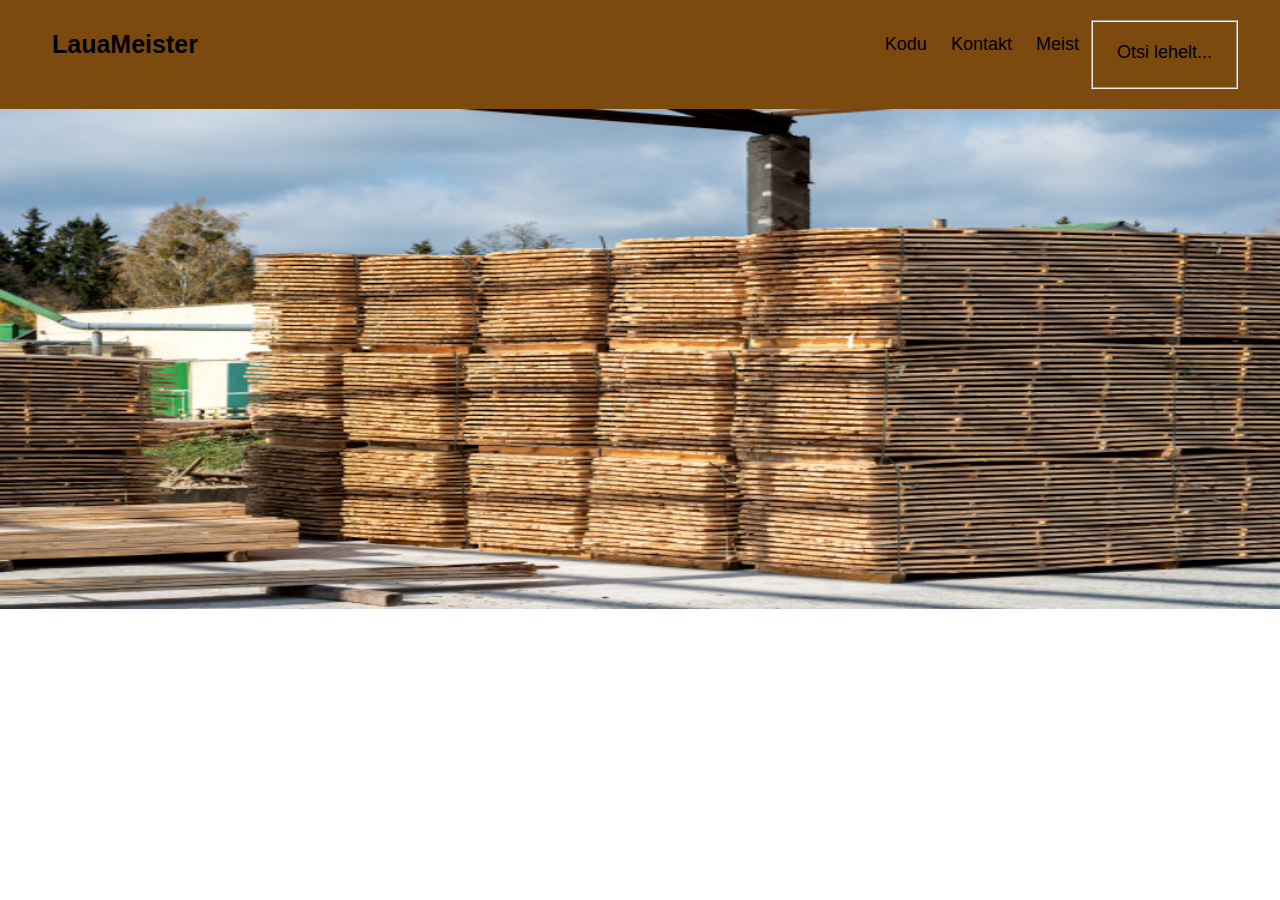
<file: index.html>
<!DOCTYPE html>
<html>
  <head>
      <link rel="stylesheet" href="style.css">
      <meta name="viewport" content="width=device-width, initial-scale=1">

    </head>
  <body>
      <div class="header">
          <a href="#default" class="logo">LauaMeister</a>
          <div class="header-right">
            <a class="active" href="#home">Kodu</a>
            <a href="./contact.html">Kontakt</a>
            <a href="#about">Meist</a>
            <fieldset>
              <a href="#otsi">Otsi lehelt...</a>
            </fieldset>
          </div>
        </div>
        <div class="pageimage">
          <img
            src="planks.jpg"
            alt="Planks"
            width="100%"
            height="500px"
            
          >
        </div>
      <!--<header>
          <p>
        
          </p>
      </header>-->
  </body>
</html>
</file>
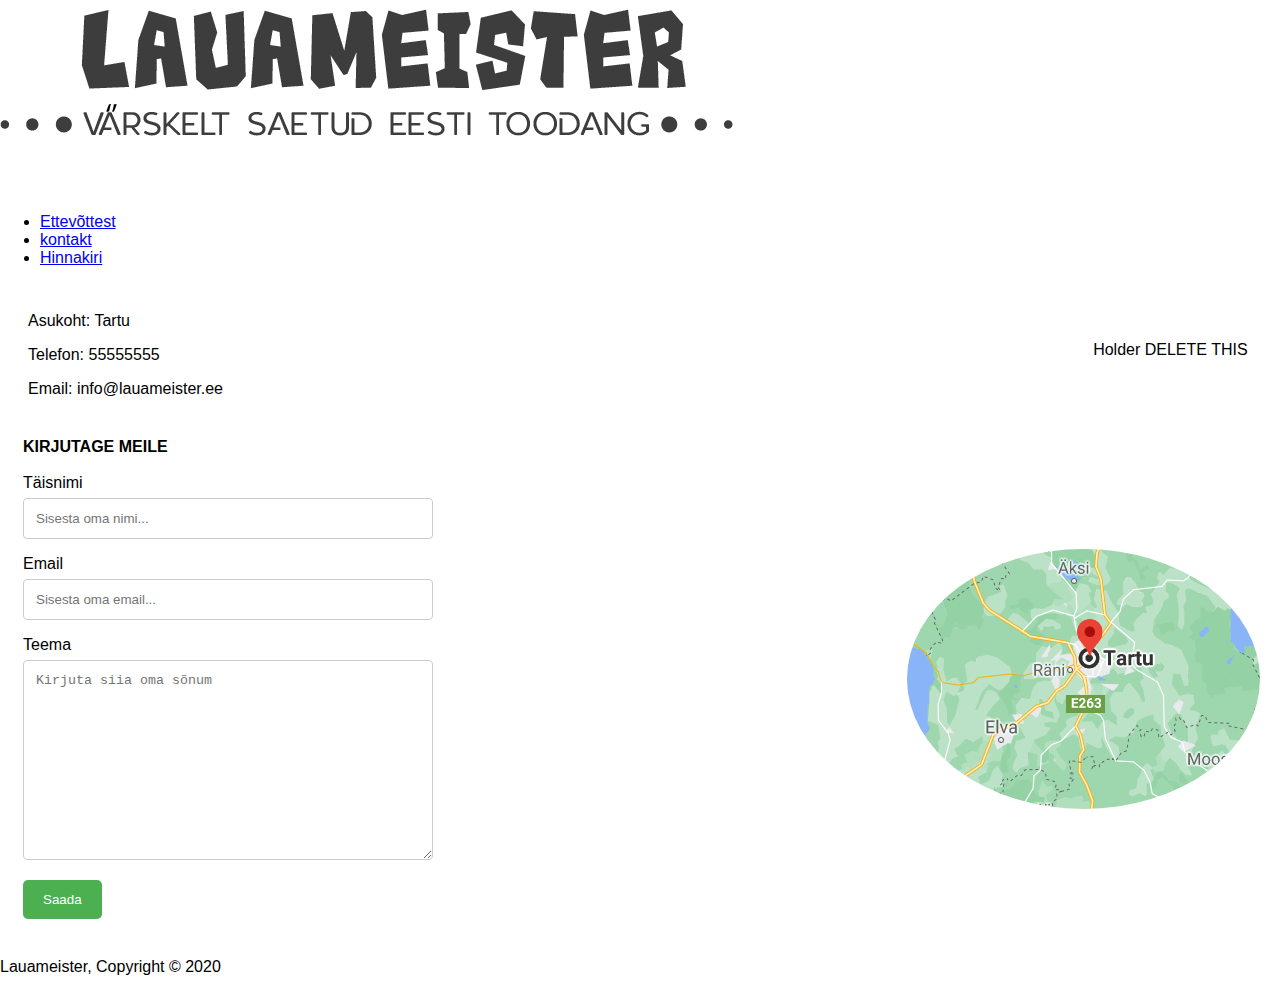
<file: contact.html>
<!DOCTYPE html>
<html>
  <head>
      <link rel="stylesheet" href="style.css">
      <meta name="viewport"
            content="width=device-width, user-scalable=no, initial-scale=1.0, maximum-scale=1.0, minimum-scale=1.0">
      <meta http-equiv="X-UA-Compatible" content="ie=edge">
      <meta charset="UTF-8">
    </head>
    <body>
      <header>
        <div class="main-container">
            <div id="branding">
                <a href="index.html"><img src="./images/Asset%202Visiit%20AP.png" alt="logo"></a>

            </div>
            <nav>
                <ul>
                    <li><a href="about.html">Ettevõttest</a></li>
                    <li><a href="contact.html">kontakt</a></li>
                    <li><a href="services.html">Hinnakiri</a></li>
                </ul>
            </nav>
        </div>
      </header>
      <div class="content">
            <table>
              <tr>
                <td>
                  <div class="leftside">
                      <p>Asukoht: Tartu</p>
                      <p>Telefon: 55555555</p>
                      <p>Email: info@lauameister.ee</p>  
                  </div>
                </td>
                <td>
                  <div class="rightside">
                    <p>Holder DELETE THIS</p>


                  </div>
                
                </td>
              </tr>
              <tr>
                <td>
                  
                  <div class="contactform">
                    <form>
                      <b>KIRJUTAGE MEILE<br><br></b>
                      <label for="name">Täisnimi</label>
                      <input type="text" id="name" name="name" placeholder="Sisesta oma nimi...">
                  
                      <label for="email">Email</label>
                      <input type="text" id="email" name="email" placeholder="Sisesta oma email...">
                  
                  
                      <label for="subject">Teema</label>
                      <textarea id="subject" name="subject" placeholder="Kirjuta siia oma sõnum" style="height:200px"></textarea>
                  
                      <input type="submit" value="Saada" onclick="submitpressed()">
                      
                    </form>
                    <script>
                      function submitpressed() {
                        alert("Pöördumine saadetud");
                      }
                      </script>
                  </div>
                </td>
                <td>
                  <img class="asukohapilt"
                    src="images/asukoht.png"
                    alt="Asukoht"
                    />
                </td>
              </tr>
            </table>
            
      </div>
      <footer id="main-footer">
        <p>Lauameister, Copyright &copy; 2020</p>
      </footer>
    </body>
</file>
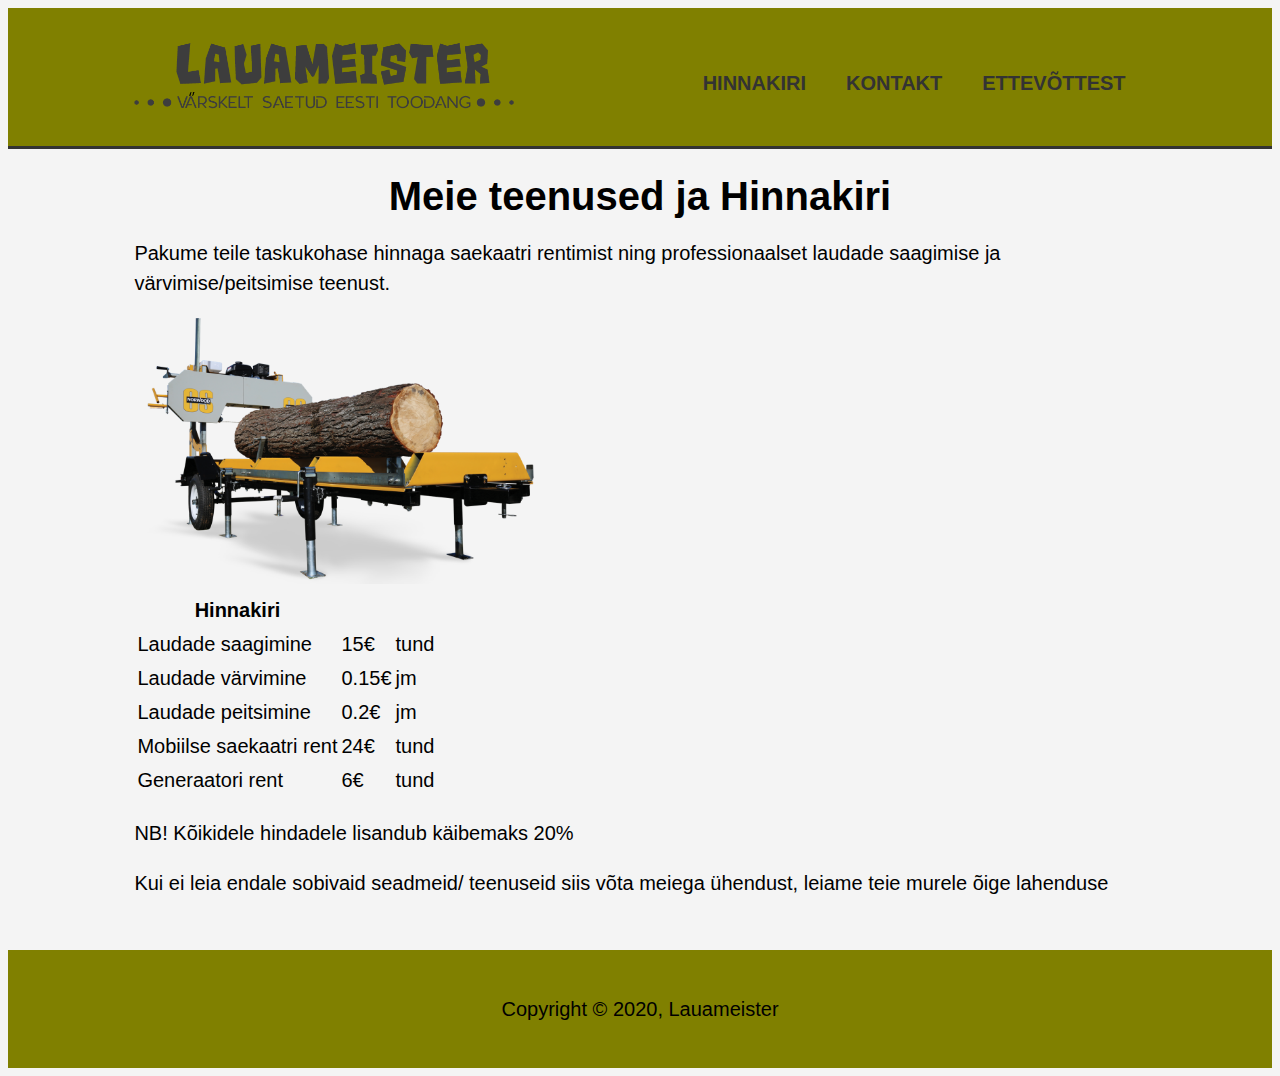
<file: services.html>
<!DOCTYPE html>
<html lang="et">
<head>
    <link rel="stylesheet" type="text/css" href="css_data/globalStyle.css">
    <link rel="stylesheet" type="text/css" href="css_data/servicesStyle.css">
    <title>Lauameister | Teenused ja Hinnakiri</title>
    <meta charset="UTF-8">
    <meta name="viewport"
          content="width=device-width, user-scalable=no, initial-scale=1.0, maximum-scale=1.0, minimum-scale=1.0">
    <meta http-equiv="X-UA-Compatible" content="ie=edge">
</head>
<body>
<header>
    <div class="main-container">
        <div id="branding">
            <a href="index.html"><img src="./images/Asset%202Visiit%20AP.png" alt="logo"></a>
        </div>
        <nav>
            <ul>
                <li><a href="tutvustus.html">Ettevõttest</a></li>
                <li><a href="contact.html">kontakt</a></li>
                <li><a href="services.html">Hinnakiri</a></li>
            </ul>
        </nav>
    </div>
</header>

<section>
    <div class="main-container">
        <div class="hinnakiri">
            <h1>Meie teenused ja Hinnakiri</h1>
            <p>Pakume teile taskukohase hinnaga saekaatri rentimist ning professionaalset laudade saagimise ja
                värvimise/peitsimise teenust.</p>
            <img src="./images/sawmill.png" alt="Teenuse Tutvustus Pilt">
            <table>
                <thead>
                <tr>
                    <th>Hinnakiri</th>
                    <td></td>
                    <td></td>
                </tr>
                </thead>
                <tbody>
                <tr>
                    <td>Laudade saagimine</td>
                    <td>15€</td>
                    <td>tund</td>
                </tr>
                <tr>
                    <td>Laudade värvimine</td>
                    <td>0.15€</td>
                    <td>jm</td>
                </tr>
                <tr>
                    <td>Laudade peitsimine</td>
                    <td>0.2€</td>
                    <td>jm</td>
                </tr>
                <tr>
                    <td>Mobiilse saekaatri rent</td>
                    <td>24€</td>
                    <td>tund</td>
                </tr>
                <tr>
                    <td>Generaatori rent</td>
                    <td>6€</td>
                    <td>tund</td>
                </tr>
                </tbody>
            </table>
            <p>NB! Kõikidele hindadele lisandub käibemaks 20%</p>
            <p>Kui ei leia endale sobivaid seadmeid/ teenuseid siis võta meiega ühendust, leiame teie murele õige lahenduse</p>
        </div>
    </div>

</section>

<div class="clr"></div>

<footer id="main-footer">
    <p>Copyright &copy; 2020, Lauameister</p>
</footer>
</body>
</html>
</file>
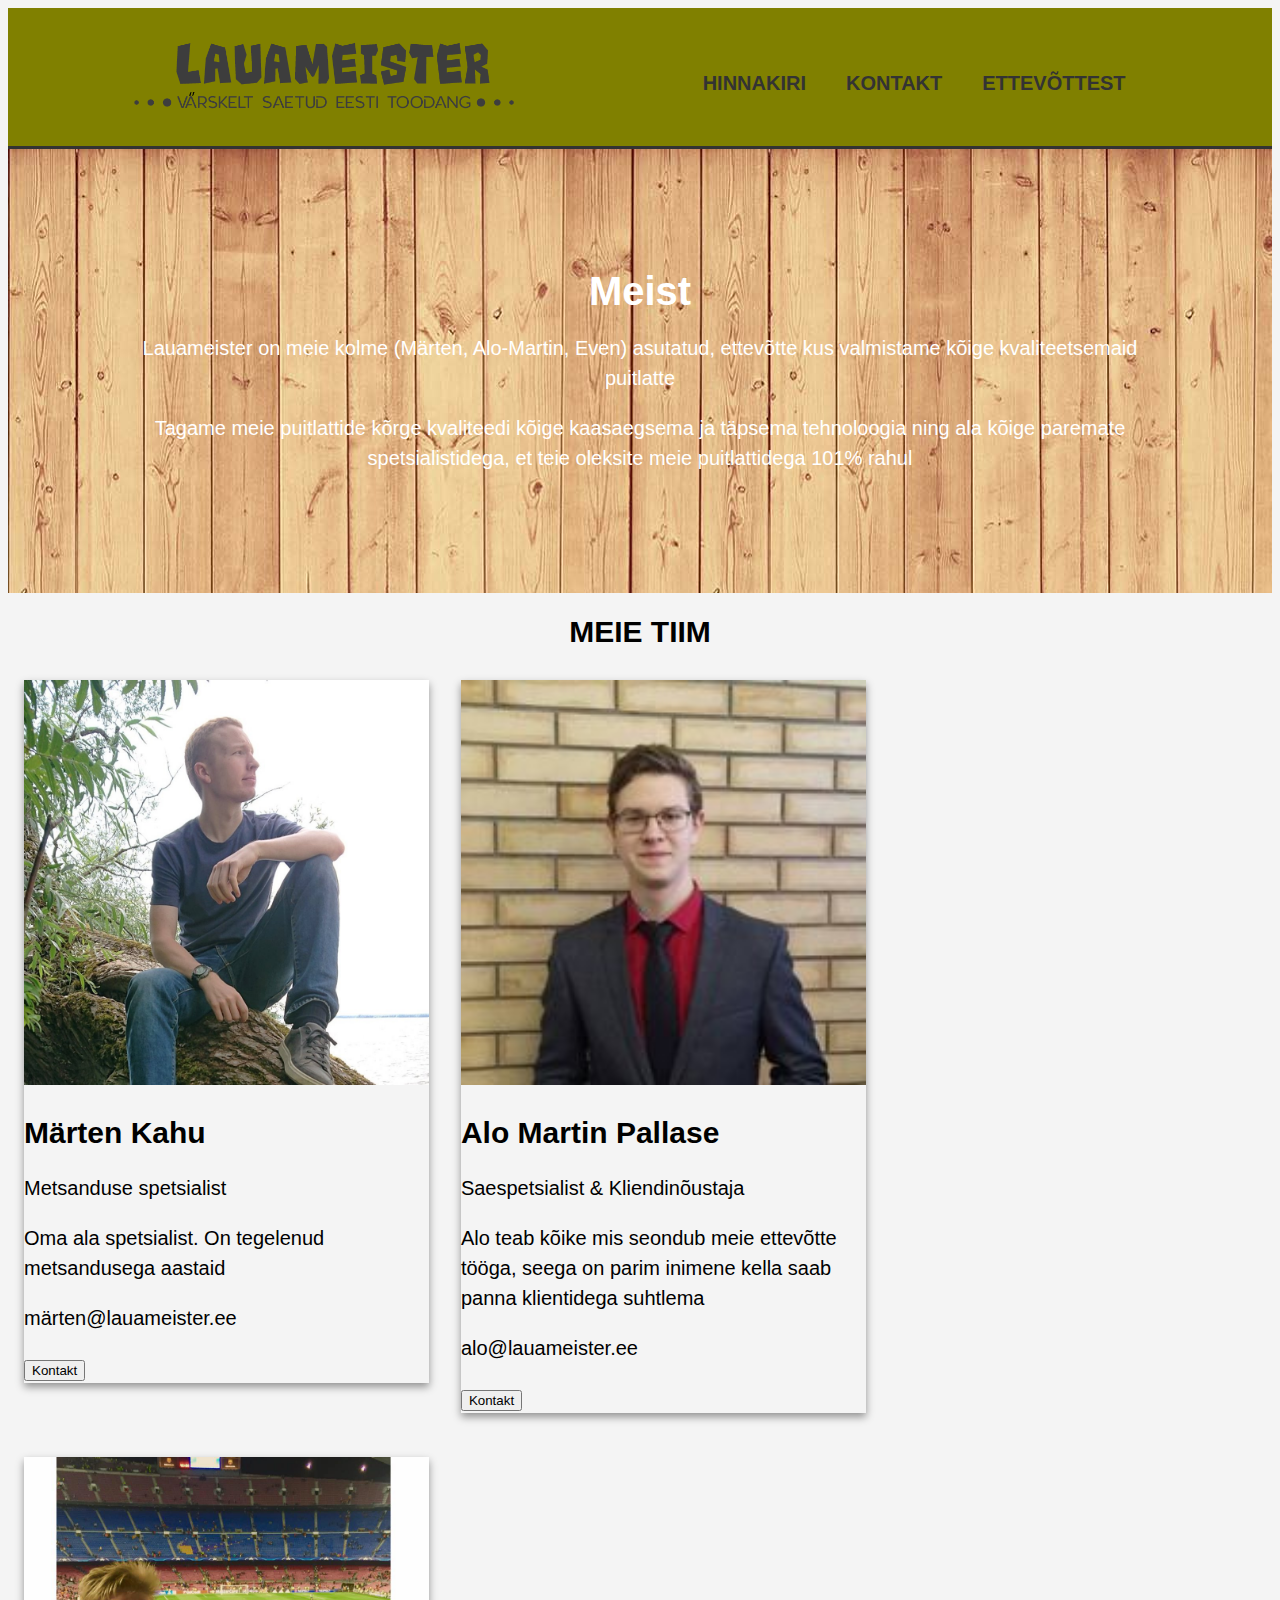
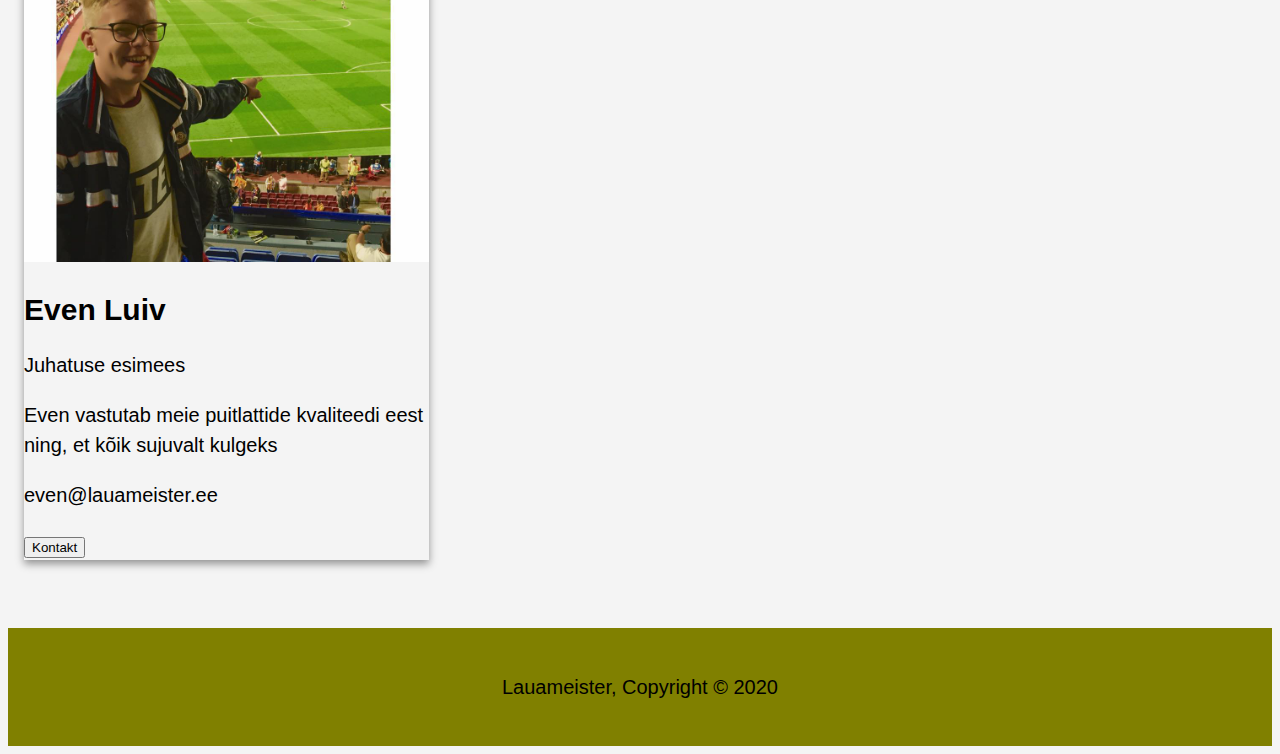
<file: tutvustus.html>
<!DOCTYPE html>
<html lang="et">
<head>
  <link rel="stylesheet" href="css_data/globalStyle.css">
  <link rel="stylesheet" href="css_data/tutvustusStyle.css">
  <!--<link rel="stylesheet" href="css_data/style.css">-->
  <meta charset="UTF-8">
  <meta name="viewport"
        content="width=device-width, user-scalable=no, initial-scale=1.0, maximum-scale=1.0, minimum-scale=1.0">
  <meta http-equiv="X-UA-Compatible" content="ie=edge">
  <title>Lauameister | Ettevõttest</title>
</head>
<body>
  <header>
    <div class="main-container">
        <div id="branding">
            <a href="index.html"><img src="./images/Asset%202Visiit%20AP.png" alt="logo"></a>

        </div>
        <nav>
            <ul>
                <li><a href="tutvustus.html">Ettevõttest</a></li>
                <li><a href="contact.html">kontakt</a></li>
                <li><a href="services.html">Hinnakiri</a></li>
            </ul>
        </nav>
    </div>
</header>
<section class="about-section-holder">
<div class="about-section">
  <h1>Meist</h1>
  <p>Lauameister on meie kolme (Märten, Alo-Martin, Even) asutatud, ettevõtte kus valmistame kõige kvaliteetsemaid puitlatte</p>
  <p>Tagame meie puitlattide kõrge kvaliteedi kõige kaasaegsema ja täpsema tehnoloogia ning ala kõige paremate spetsialistidega, et teie oleksite meie puitlattidega 101% rahul</p>
</div>

<div class="row">
<h2 style="text-align:center">MEIE TIIM</h2>

  <div class="column">
    <div class="card">
      <img src="./images/märten.jpg" alt="Märten" style="width:100%; height:100%">
      <div class="container">
        <h2>Märten Kahu</h2>
        <p class="title">Metsanduse spetsialist</p>
        <p>Oma ala spetsialist. On tegelenud metsandusega aastaid</p>
        <p>märten@lauameister.ee</p>
        <p><button class="button">Kontakt</button></p>
      </div>
    </div>
  </div>

  <div class="column">
    <div class="card">
      <img src="./images/alo.jpg" alt="Alo Martin" style="width:100%; height:100%">
      <div class="container">
        <h2>Alo Martin Pallase</h2>
        <p class="title">Saespetsialist & Kliendinõustaja </p>
        <p>Alo teab kõike mis seondub meie ettevõtte tööga, seega on parim inimene kella saab panna klientidega suhtlema</p>
        <p>alo@lauameister.ee</p>
        <p><button class="button">Kontakt</button></p>
      </div>
    </div>
  </div>
  
  <div class="column">
    <div class="card">
      <img src="./images/even.jpg" alt="Even" style="width:100%; height:100%">
      <div class="container">
        <h2>Even Luiv</h2>
        <p class="title">Juhatuse esimees</p>
        <p>Even vastutab meie puitlattide kvaliteedi eest ning, et kõik sujuvalt kulgeks</p>
        <p>even@lauameister.ee</p>
        <p><button class="button">Kontakt</button></p>
      </div>
    </div>
  </div>
</div>
</section>
 <div class="clr"></div>
<footer id="main-footer">
  <p>Lauameister, Copyright &copy; 2020</p>

</footer>
</body>
</html>
</file>
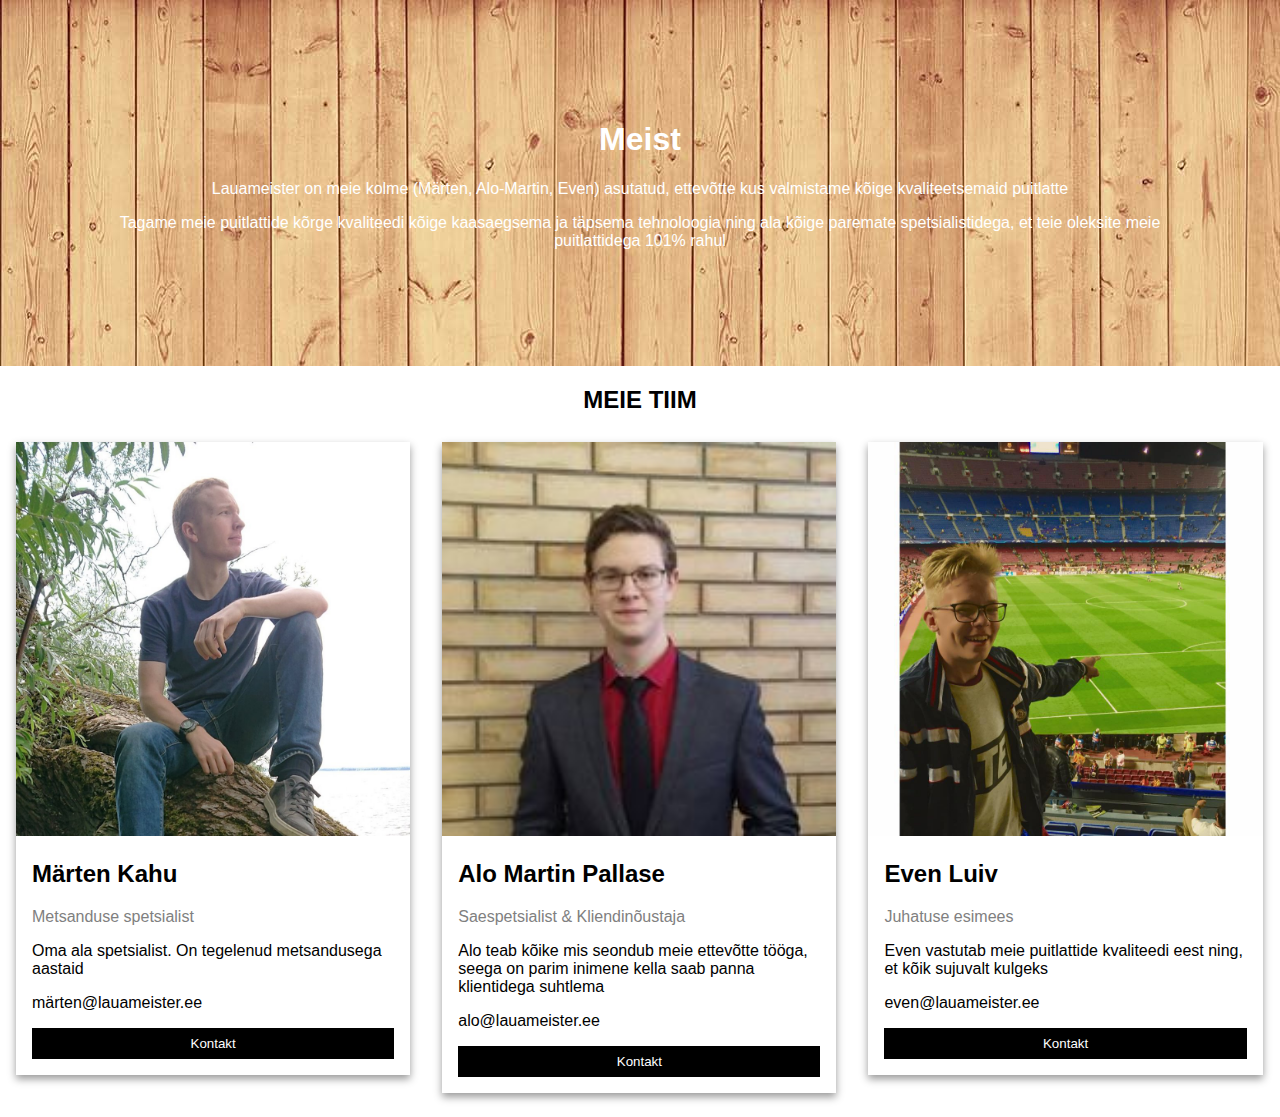
<file: veebileht/tutvustus.html>
<!DOCTYPE html>
<html>
<head>
<link rel="stylesheet" href="style.css">
<meta name="viewport" content="width=device-width, initial-scale=1">
</head>
<body>

<div class="about-section">
  <h1>Meist</h1>
  <p>Lauameister on meie kolme (Märten, Alo-Martin, Even) asutatud, ettevõtte kus valmistame kõige kvaliteetsemaid puitlatte</p>
  <p>Tagame meie puitlattide kõrge kvaliteedi kõige kaasaegsema ja täpsema tehnoloogia ning ala kõige paremate spetsialistidega, et teie oleksite meie puitlattidega 101% rahul</p>
</div>

<h2 style="text-align:center">MEIE TIIM</h2>
<div class="row">
  <div class="column">
    <div class="card">
      <img src="märten.jpg" alt="Märten" style="width:100%; height:100%">
      <div class="container">
        <h2>Märten Kahu</h2>
        <p class="title">Metsanduse spetsialist</p>
        <p>Oma ala spetsialist. On tegelenud metsandusega aastaid</p>
        <p>märten@lauameister.ee</p>
        <p><button class="button">Kontakt</button></p>
      </div>
    </div>
  </div>

  <div class="column">
    <div class="card">
      <img src="alo.jpg" alt="Alo Martin" style="width:100%; height:100%">
      <div class="container">
        <h2>Alo Martin Pallase</h2>
        <p class="title">Saespetsialist & Kliendinõustaja </p>
        <p>Alo teab kõike mis seondub meie ettevõtte tööga, seega on parim inimene kella saab panna klientidega suhtlema</p>
        <p>alo@lauameister.ee</p>
        <p><button class="button">Kontakt</button></p>
      </div>
    </div>
  </div>
  
  <div class="column">
    <div class="card">
      <img src="even.jpg" alt="Even" style="width:100%; height:100%">
      <div class="container">
        <h2>Even Luiv</h2>
        <p class="title">Juhatuse esimees</p>
        <p>Even vastutab meie puitlattide kvaliteedi eest ning, et kõik sujuvalt kulgeks</p>
        <p>even@lauameister.ee</p>
        <p><button class="button">Kontakt</button></p>
      </div>
    </div>
  </div>
</div>

</body>
</html>
</file>
<file: style.css>
* {box-sizing: border-box;}
body { 
    margin: 0;
    font-family: Arial, Helvetica, sans-serif;
  }
  
  .header {
    overflow: hidden;
    background-color: #7c490f;
    padding: 20px 40px;
  }
  
  .header a {
    float: left;
    color: black;
    text-align: center;
    padding: 12px;
    text-decoration: none;
    font-size: 18px; 
    line-height: 25px;
    border-radius: 4px;
  }
  
  .header a.logo {
    font-size: 25px;
    font-weight: bold;
  }
  
  .header a:hover {
    background-color: #ddd;
    color: black;
  }
  
  /*.header a.active {
    background-color: rgb(90, 59, 12);
    color: white;
  }*/
  
  .header-right {
    float: right;
  }
  
  @media screen and (max-width: 500px) {
    .header a {
      float: none;
      display: block;
      text-align: left;
    }
    
    .header-right {
      float: none;
    }
  }

  .leftside{
    padding-top: 10px;
  }
  .leftside p {
    
    padding-left: 25px;
  }

  .asukohateksti_pilt{
    width: 20%;
    height: 20%;
  }
  .rightside p{
    text-align: right;
    padding: 12px;
  }
  .asukohapilt{
    vertical-align: top;

  }

  input[type=text], select, textarea {
    align-content: left;
    width: 100%; /* Full width */
    padding: 12px; /* Some padding */ 
    border: 1px solid #ccc; /* Gray border */
    border-radius: 4px; /* Rounded borders */
    box-sizing: border-box; /* Make sure that padding and width stays in place */
    margin-top: 6px; /* Add a top margin */
    margin-bottom: 16px; /* Bottom margin */
    resize: vertical /* Allow the user to vertically resize the textarea (not horizontally) */
  }
  
  /* Style the submit button with a specific background color etc */
  input[type=submit] {
    background-color: #4CAF50;
    color: white;
    padding: 12px 20px;
    border: none;
    cursor: pointer;
    border-radius: 5px;
  }
  
  /* When moving the mouse over the submit button, add a darker green color */
  input[type=submit]:hover {
    background-color: #45a049;
  }
  
  /* Add a background color and some padding around the form */
  .contactform {
    border-radius: 5px;
    padding: 20px;
    width: 50%;
  }

  .asukohapilt{
    border-radius: 50%;
  }
</file>
<file: css_data/globalStyle.css>
.clr{
    clear: both;

}
body{
    background-color: #f4f4f4;
    font: normal 20px sans-serif;
    line-height: 1.5em;
}
/* Global */
.main-container{
    width: 80%;
    margin:auto;
    overflow: hidden;
}
ul{
    margin: 0;
    padding: 0;
}
#branding{
    float: left;
}
#branding img{
    height: 100px;
}
header{
    background: olive;
    color: #fff;
    padding-top: 30px;
    min-height: 70px;
    border-bottom: #333333 3px solid;
}
header a{
    text-decoration: none;
    text-transform: uppercase;
    color: #333333;
    font-size: 20px;
}

header li{
    float: right;
    display: inline;
    padding: 0 20px;
    font-weight: 600;
}
header nav{
    float:right;
    margin-top: 30px;

}
header a:hover{
    color: #333333;
    font-weight: bold;
}
#main-footer{
    padding: 1.5rem;
    margin-top: 2rem;
    background: olive;
    text-align: center;

}
@media (max-width: 768px){
    header #branding,
    header nav,
    header nav li{
        float: none;
        text-align: center;
        width: 100%;
    }

}
</file>
<file: css_data/servicesStyle.css>
.container{
    width: auto;

}

.contact{
    text-align: left;
    border-radius: 20px;
    padding: 10px;
}
.contact .form-group{
    padding-bottom: 15px;
}
.contact label{
    display:block;
}
.contact input[type="text"], .contact textarea{
    font: normal small sans-serif;
    padding: 8px;
    width: 80%;
}
.contact h3{

    text-align: center;
}
.floating-1{
    float:left;
    width: 50%;
    border:1px solid #ccc ;
    box-sizing: border-box;
}
.hinnakiri{
    margin-top: 2rem;
}
.hinnakiri h1{
    text-align: center;
}
.hinnakiri img{
    float:top;
    padding-right: 400px;
    width: 400px;
}
</file>
<file: css_data/tutvustusStyle.css>
.column {
    float: left;
    height: 33.3%;
    width: 33.3%;
    margin-bottom: 16px;
    padding: 0 8px;
  }
  .card {
    box-shadow: 0 4px 8px 0 rgba(0, 0, 0, 0.404);
    margin: 8px;
  }
  .about-section {
    padding: 100px;
    text-align: center;
    background-image: url("/images/latid.jpg");
    background-color: #cccccc;
    color: white;
  }
</file>
<file: css_data/style.css>
body{
    background-color: #f4f4f4;
    font: normal 20px sans-serif;
    line-height: 1.5em;
}
/* Global */
.main-container{
    width: 80%;
    margin:auto;
    overflow: hidden;
}
ul{
    margin: 0;
    padding: 0;
}
header{
    background: olive;
    color: #fff;
    padding-top: 30px;
    min-height: 70px;
    border-bottom: #333333 3px solid;
}
#branding{
    float: left;
}
#branding img{
    height: 100px;
}
header a{
    text-decoration: none;
    text-transform: uppercase;
    color: #333333;
    font-size: 20px;
}

header li{
    float: right;
    display: inline;
    padding: 0 20px;
    font-weight: 600;
}
header nav{
    float:right;
    margin-top: 30px;

}
header a:hover{
    color: #333333;
    font-weight: bold;
}
.button{
    background-color: #333;
    color: white;
    padding: 10px 15px;
}
#showcase{
    min-height:400px;
    background:url("../images/DSC_1721.jpg") no-repeat -600px -800px;
    color: white;
    text-align: center;
    padding-top: 160px;
}
#showcase h1{
    margin-top: 50px;
    line-height: 1.1em;
    font-size: 55px;
    margin-bottom: 10px;
}
#newsletter{
    padding: 15px;
    color: #fff;
    background: olive;
}
#newsletter h1{
    float: left;
}
#newsletter form{
    float: right;
    margin-top: 20px
}

#newsletter input[type="email"]{
    padding: 4px;
    height: 25px;
    width: 350px
}
#boxes{
    margin-top: 2rem;
}
#boxes .box img{
    width: 150px;
}
#boxes .box{
    float: left;
    width: 30%;
    text-align: center;

    padding: 0 1rem;
}
.clr{
    clear: both;

}
.container{
    width: auto;

}
.contact{
    text-align: left;
    border-radius: 20px;
    padding: 10px;
}
.contact .form-group{
    padding-bottom: 15px;
}
.contact label{
    display:block;
}
.contact input[type="text"], .contact textarea{
    font: normal small sans-serif;
    padding: 8px;
    width: 80%;
}
.contact h3{

    text-align: center;
}
.floating-1{
    float:left;
    width: 50%;
    border:1px solid #ccc ;
    box-sizing: border-box;
}
.hinnakiri{
    margin-top: 2rem;
}
.hinnakiri h1{
    text-align: center;
}
.hinnakiri img{
    float:right;
    padding-right: 500px;
    width: 400px;
}
#main-footer{
    padding: 1.5rem;
    margin-top: 2rem;
    background: olive;
    text-align: center;
}
@media (max-width: 768px){
    header #branding,
    header nav,
    header nav li{
        float: none;
        text-align: center;
        width: 100%;
    }

}

/*Märten stuff*/

.leftside{
  padding-top: 10px;
}
.leftside p {
  text-align: left;
  padding-left: 20px;
}
/*.rightside p{
  text-align: right;
  padding: 12px;
}*/
.asukohapilt{
  vertical-align: top;
  border-radius: 40%;
}

input[type=text], select, textarea {
  align-content: left;
  width: 100%; 
  padding: 12px;  
  border: 1px solid #ccc; 
  border-radius: 4px; 
  box-sizing: border-box; 
  margin-top: 6px; 
  margin-bottom: 16px; 
  resize: vertical 
}


input[type=submit] {
  background-color: #4CAF50;
  color: white;
  padding: 12px 20px;
  border: none;
  cursor: pointer;
}


input[type=submit]:hover {
  background-color: #45a049;
}

.contactform {
  border-radius: 5px;
  padding: 20px;
  width: 50%;
}

#kontaktiinfo {
    text-align: left;
}


/*Even*/
.column {
    float: left;
    height: 33.3%;
    width: 33.3%;
    margin-bottom: 16px;
    padding: 0 8px;
  }
  .card {
    box-shadow: 0 4px 8px 0 rgba(0, 0, 0, 0.404);
    margin: 8px;
  }
  .about-section {
    padding: 100px;
    text-align: center;
    background-image: url("latid.jpg");
    background-color: #cccccc;
    color: white;
  }
</file>
<file: veebileht/style.css>
body {
  font-family: Arial, Helvetica, sans-serif;
  margin: 0;
}
html {
  box-sizing: border-box;
}
*, *:before, *:after {
  box-sizing: inherit;
}
.column {
  float: left;
  height: 33.3%;
  width: 33.3%;
  margin-bottom: 16px;
  padding: 0 8px;
}
.card {
  box-shadow: 0 4px 8px 0 rgba(0, 0, 0, 0.404);
  margin: 8px;
}
.about-section {
  padding: 100px;
  text-align: center;
  background-image: url("latid.jpg");
  background-color: #cccccc;
  color: white;
}
.container {
  padding: 0 16px;
}
.container::after, .row::after {
  content: "";
  clear: both;
  display: table;
}
.title {
  color: grey;
}
.button {
  border: none;
  outline: 0;
  display: inline-block;
  padding: 8px;
  color: white;
  background-color: #000;
  text-align: center;
  cursor: pointer;
  width: 100%;
}
.button:hover {
  background-color: #555;
}
@media screen and (max-width: 650px) {
  .column {
    width: 100%;
    display: block;
  }
}
</file>
